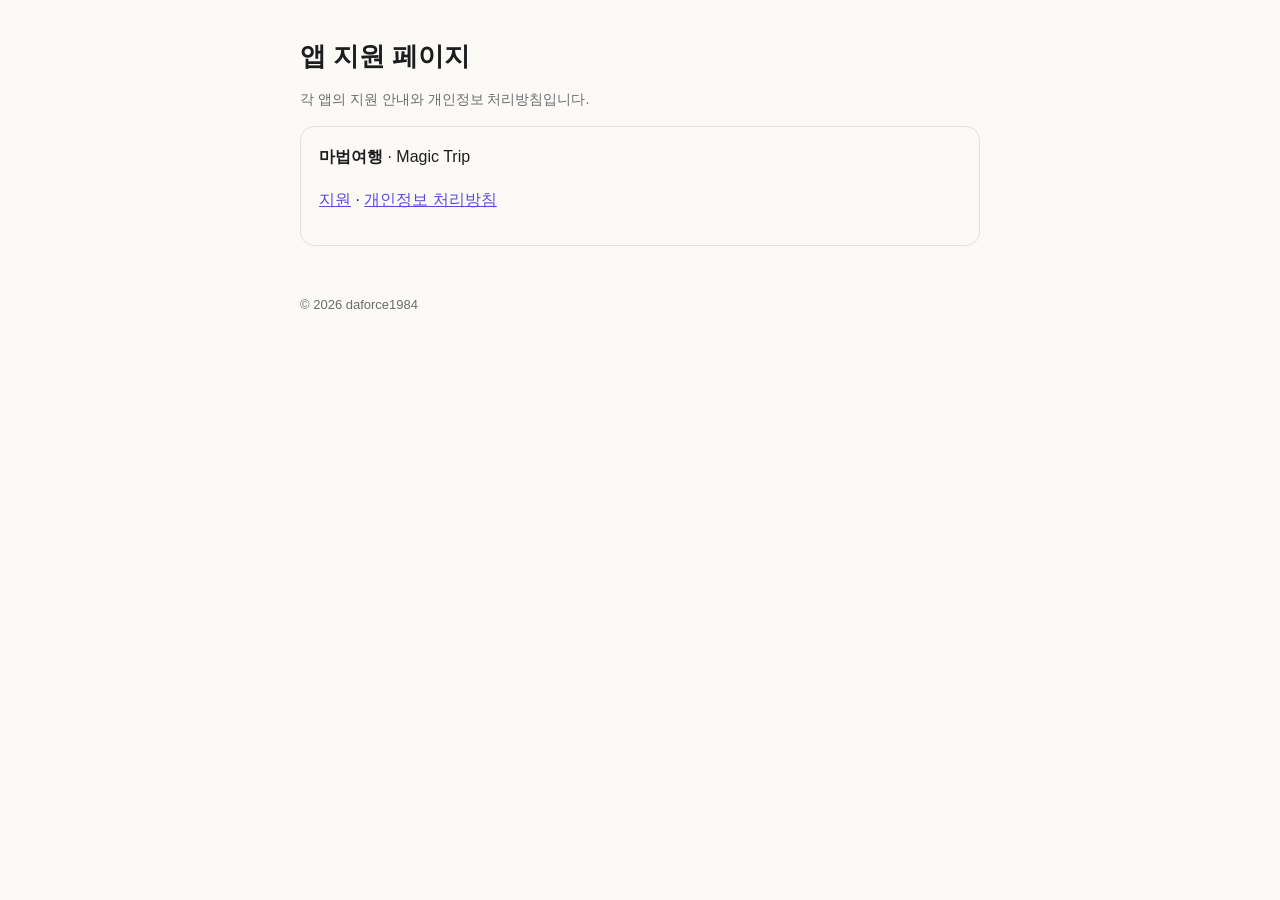
<file: index.html>
<!doctype html>
<html lang="ko">
<head>
<meta charset="utf-8">
<meta name="viewport" content="width=device-width, initial-scale=1">
<title>앱 지원 페이지</title>
<link rel="stylesheet" href="style.css">
</head>
<body>
<main>
<h1>앱 지원 페이지</h1>
<p class="muted">각 앱의 지원 안내와 개인정보 처리방침입니다.</p>
<div class="card"><b>마법여행</b> · Magic Trip<p><a href="magic-trip/support.html">지원</a> · <a href="magic-trip/privacy.html">개인정보 처리방침</a></p></div>
<footer>© 2026 daforce1984</footer>
</main>
</body>
</html>
</file>
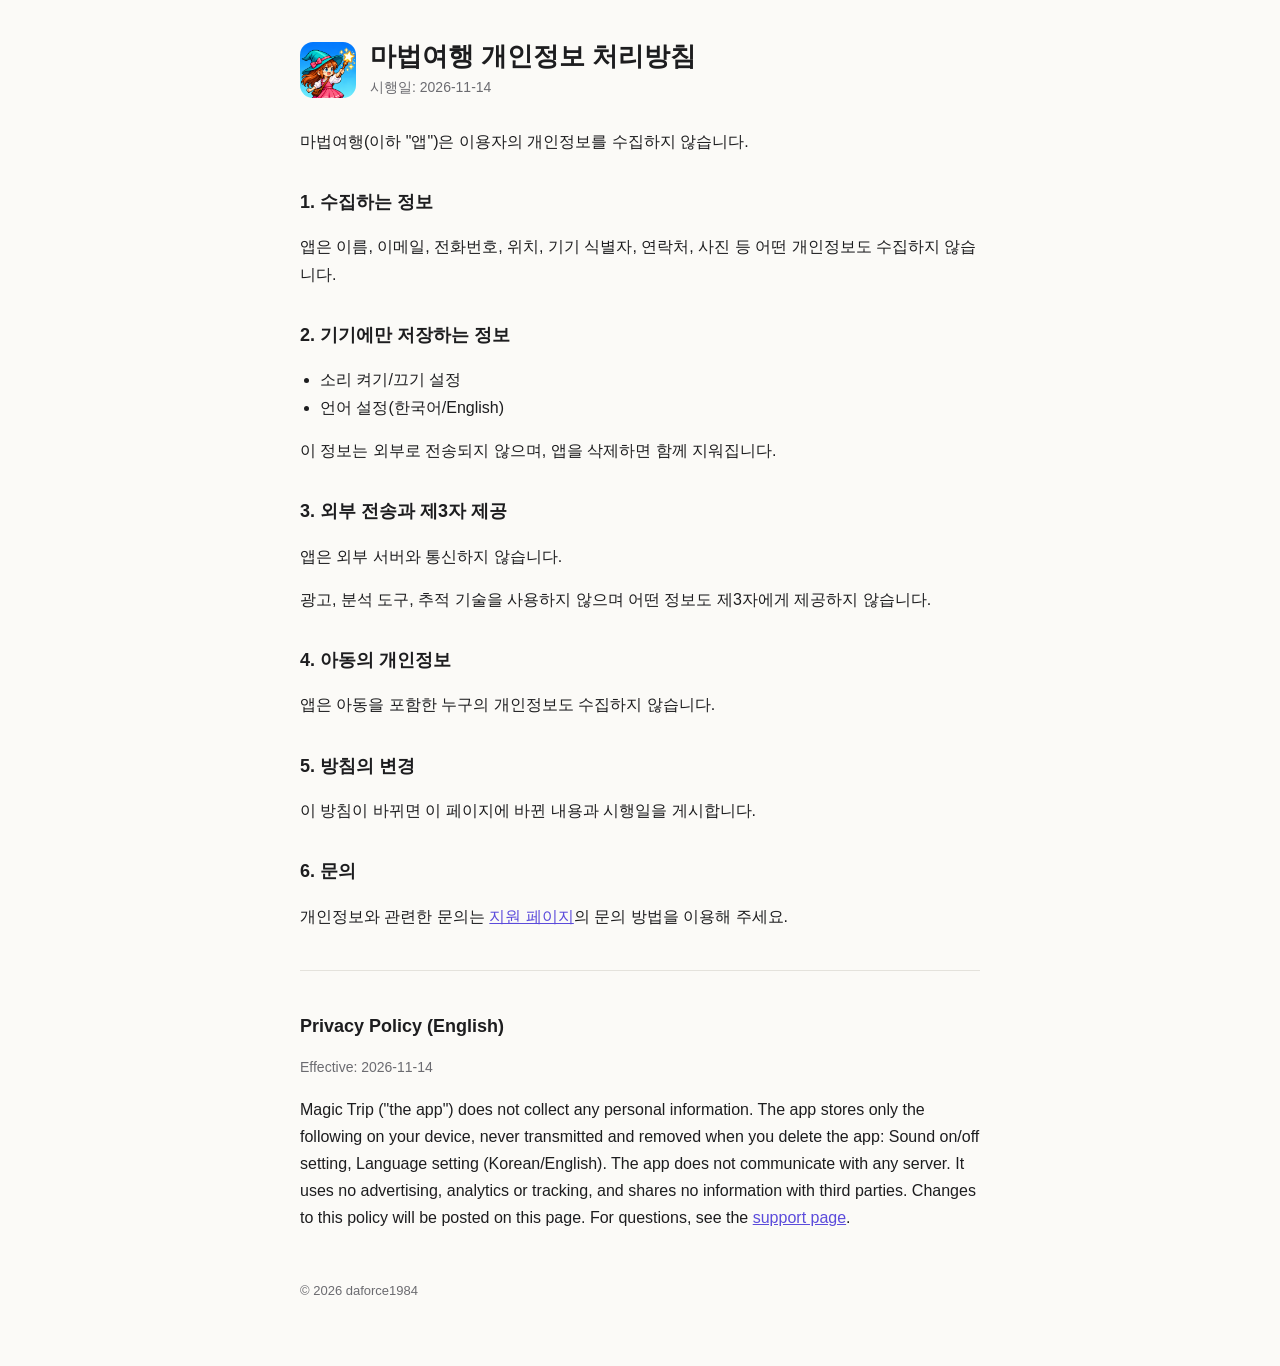
<file: magic-trip/privacy.html>
<!doctype html>
<html lang="ko">
<head>
<meta charset="utf-8">
<meta name="viewport" content="width=device-width, initial-scale=1">
<title>마법여행 개인정보 처리방침</title>
<link rel="stylesheet" href="../style.css">
</head>
<body>
<main>
<header><img src="icon.png" alt=""><div><h1>마법여행 개인정보 처리방침</h1><p>시행일: 2026-11-14</p></div></header>
<p>마법여행(이하 "앱")은 이용자의 개인정보를 수집하지 않습니다.</p>
<h2>1. 수집하는 정보</h2><p>앱은 이름, 이메일, 전화번호, 위치, 기기 식별자, 연락처, 사진 등 어떤 개인정보도 수집하지 않습니다.</p>
<h2>2. 기기에만 저장하는 정보</h2><ul><li>소리 켜기/끄기 설정</li><li>언어 설정(한국어/English)</li></ul><p>이 정보는 외부로 전송되지 않으며, 앱을 삭제하면 함께 지워집니다.</p>
<h2>3. 외부 전송과 제3자 제공</h2><p>앱은 외부 서버와 통신하지 않습니다.</p><p>광고, 분석 도구, 추적 기술을 사용하지 않으며 어떤 정보도 제3자에게 제공하지 않습니다.</p>
<h2>4. 아동의 개인정보</h2><p>앱은 아동을 포함한 누구의 개인정보도 수집하지 않습니다.</p>
<h2>5. 방침의 변경</h2><p>이 방침이 바뀌면 이 페이지에 바뀐 내용과 시행일을 게시합니다.</p>
<h2>6. 문의</h2><p>개인정보와 관련한 문의는 <a href="support.html">지원 페이지</a>의 문의 방법을 이용해 주세요.</p>
<section class="lang" lang="en"><h2>Privacy Policy (English)</h2><p class="muted">Effective: 2026-11-14</p><p>Magic Trip ("the app") does not collect any personal information. The app stores only the following on your device, never transmitted and removed when you delete the app: Sound on/off setting, Language setting (Korean/English). The app does not communicate with any server. It uses no advertising, analytics or tracking, and shares no information with third parties. Changes to this policy will be posted on this page. For questions, see the <a href="support.html">support page</a>.</p></section>
<footer>© 2026 daforce1984</footer>
</main>
</body>
</html>
</file>
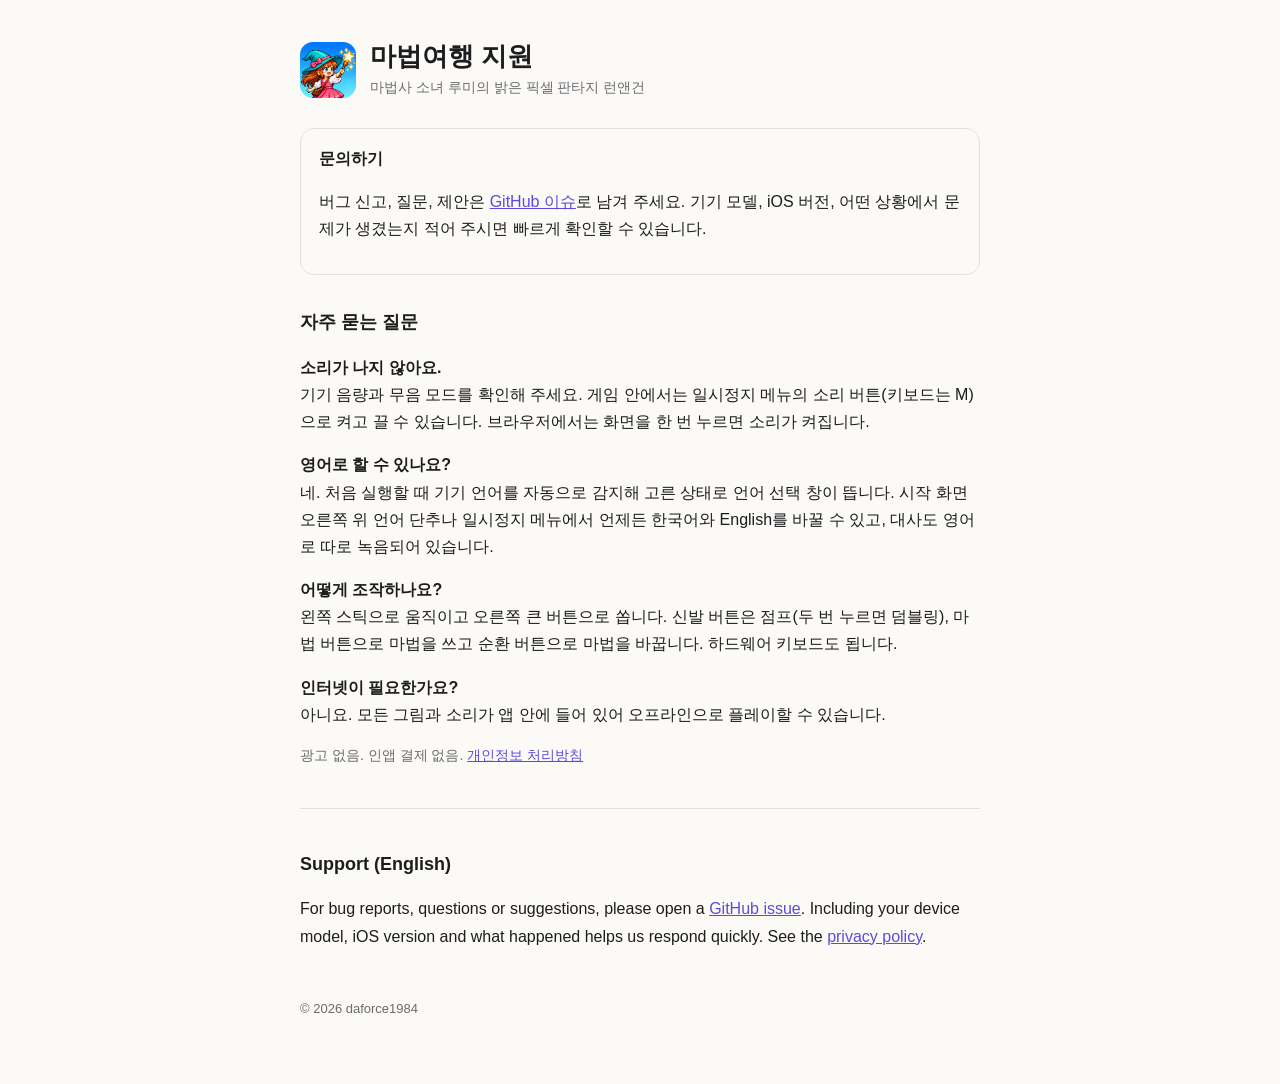
<file: magic-trip/support.html>
<!doctype html>
<html lang="ko">
<head>
<meta charset="utf-8">
<meta name="viewport" content="width=device-width, initial-scale=1">
<title>마법여행 지원</title>
<link rel="stylesheet" href="../style.css">
</head>
<body>
<main>
<header><img src="icon.png" alt=""><div><h1>마법여행 지원</h1><p>마법사 소녀 루미의 밝은 픽셀 판타지 런앤건</p></div></header>
<div class="card"><b>문의하기</b><p>버그 신고, 질문, 제안은 <a href="https://github.com/daforce1984/app-pages/issues/new?title=%5B%EB%A7%88%EB%B2%95%EC%97%AC%ED%96%89%5D%20">GitHub 이슈</a>로 남겨 주세요. 기기 모델, iOS 버전, 어떤 상황에서 문제가 생겼는지 적어 주시면 빠르게 확인할 수 있습니다.</p></div><h2>자주 묻는 질문</h2><p><b>소리가 나지 않아요.</b><br>기기 음량과 무음 모드를 확인해 주세요. 게임 안에서는 일시정지 메뉴의 소리 버튼(키보드는 M)으로 켜고 끌 수 있습니다. 브라우저에서는 화면을 한 번 누르면 소리가 켜집니다.</p><p><b>영어로 할 수 있나요?</b><br>네. 처음 실행할 때 기기 언어를 자동으로 감지해 고른 상태로 언어 선택 창이 뜹니다. 시작 화면 오른쪽 위 언어 단추나 일시정지 메뉴에서 언제든 한국어와 English를 바꿀 수 있고, 대사도 영어로 따로 녹음되어 있습니다.</p><p><b>어떻게 조작하나요?</b><br>왼쪽 스틱으로 움직이고 오른쪽 큰 버튼으로 쏩니다. 신발 버튼은 점프(두 번 누르면 덤블링), 마법 버튼으로 마법을 쓰고 순환 버튼으로 마법을 바꿉니다. 하드웨어 키보드도 됩니다.</p><p><b>인터넷이 필요한가요?</b><br>아니요. 모든 그림과 소리가 앱 안에 들어 있어 오프라인으로 플레이할 수 있습니다.</p><p class="muted">광고 없음. 인앱 결제 없음. <a href="privacy.html">개인정보 처리방침</a></p><section class="lang" lang="en"><h2>Support (English)</h2><p>For bug reports, questions or suggestions, please open a <a href="https://github.com/daforce1984/app-pages/issues/new?title=%5BMagic%20Trip%5D%20">GitHub issue</a>. Including your device model, iOS version and what happened helps us respond quickly. See the <a href="privacy.html">privacy policy</a>.</p></section>
<footer>© 2026 daforce1984</footer>
</main>
</body>
</html>
</file>
<file: style.css>
:root { --bg: #fbfaf7; --text: #1d1d1f; --muted: #6b6b70; --line: #e4e2dc; --accent: #5b4bdb; }
@media (prefers-color-scheme: dark) { :root { --bg: #141416; --text: #ececf0; --muted: #a0a0a8; --line: #2c2c31; --accent: #a99cff; } }
* { box-sizing: border-box; }
body { margin: 0; background: var(--bg); color: var(--text); font: 16px/1.7 -apple-system, BlinkMacSystemFont, "Apple SD Gothic Neo", "Noto Sans KR", "Segoe UI", sans-serif; }
main { max-width: 720px; margin: 0 auto; padding: 40px 20px 64px; }
header { display: flex; align-items: center; gap: 14px; margin-bottom: 28px; }
header img { width: 56px; height: 56px; border-radius: 13px; }
h1 { font-size: 26px; line-height: 1.3; margin: 0; }
header p { margin: 2px 0 0; color: var(--muted); font-size: 14px; }
h2 { font-size: 18px; margin: 32px 0 8px; }
p, li { color: var(--text); }
ul { padding-left: 20px; }
.muted { color: var(--muted); font-size: 14px; }
a { color: var(--accent); }
.card { border: 1px solid var(--line); border-radius: 14px; padding: 16px 18px; margin: 12px 0; }
.lang { border-top: 1px solid var(--line); margin-top: 40px; padding-top: 8px; }
footer { margin-top: 48px; color: var(--muted); font-size: 13px; }
</file>
